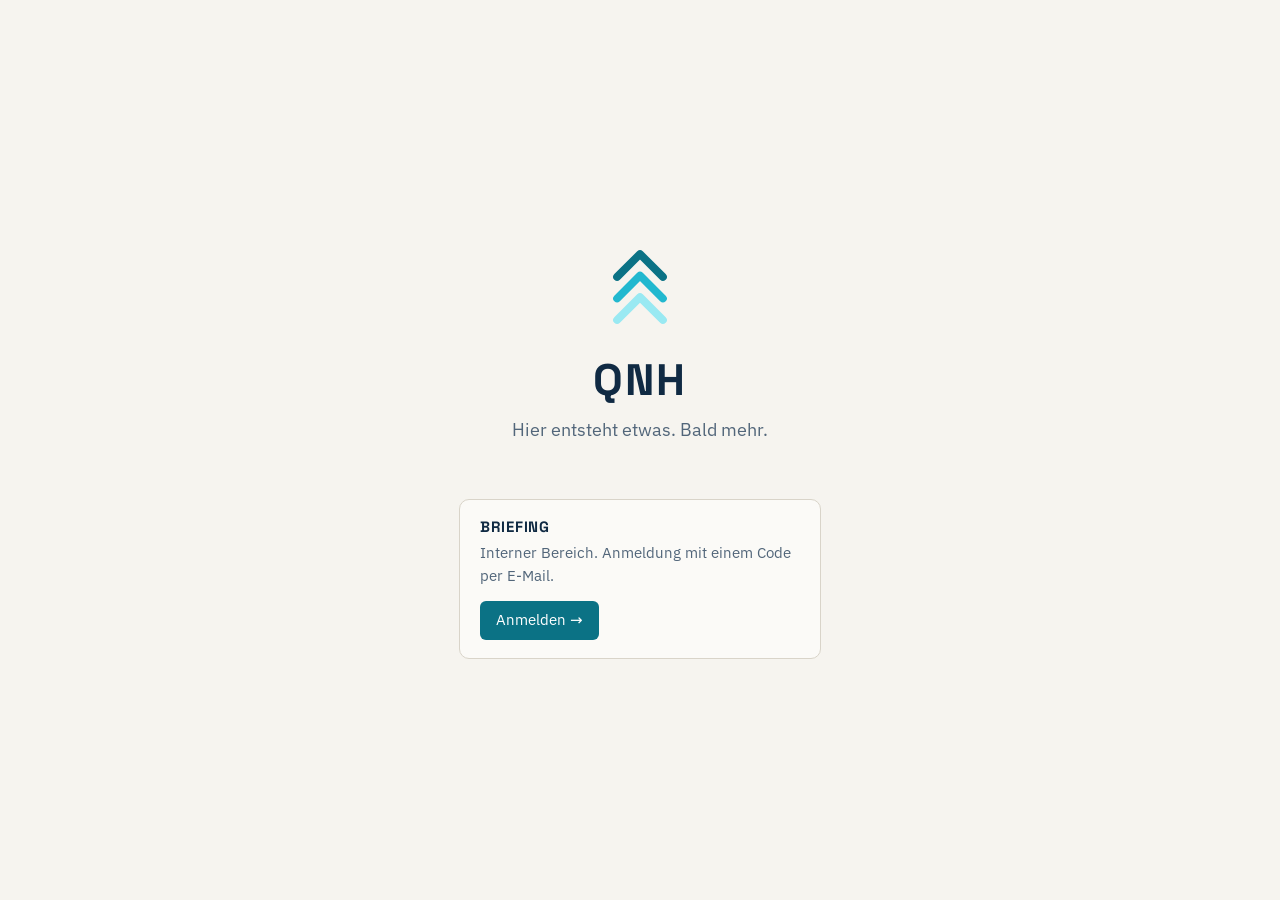
<file: index.html>
<!doctype html>
<html lang="de">
<head>
<meta charset="utf-8">
<meta name="viewport" content="width=device-width, initial-scale=1">
<meta name="robots" content="noindex, nofollow">
<title>QNH</title>
<link rel="icon" href="/assets/favicon.svg" type="image/svg+xml">
<link rel="apple-touch-icon" href="/assets/apple-touch-icon.png">
<style>
@font-face { font-family: "Space Grotesk"; src: url(/assets/fonts/space-grotesk-latin-700-normal.woff2) format("woff2"); font-weight: 700; font-display: swap; }
@font-face { font-family: "IBM Plex Sans"; src: url(/assets/fonts/ibm-plex-sans-latin-400-normal.woff2) format("woff2"); font-weight: 400; font-display: swap; }
:root { --paper: #F6F4EF; --ink: #102A43; --muted: #52667a; --accent: #0B7285; --line: #d9d4c9; --card: #fbfaf7; color-scheme: light dark; }
@media (prefers-color-scheme: dark) { :root { --paper: #0B1A28; --ink: #E6EDF3; --muted: #8AA1B8; --accent: #3BB3C4; --line: #22374b; --card: #10243a; } }
html, body { height: 100%; margin: 0; }
body { background: var(--paper); color: var(--ink); font: 18px/1.5 "IBM Plex Sans", system-ui, sans-serif; display: grid; place-items: center; padding: 24px; box-sizing: border-box; }
main { text-align: center; }
img { width: 72px; height: auto; }
h1 { font: 700 44px/1 "Space Grotesk", system-ui, sans-serif; letter-spacing: 0.04em; margin: 18px 0 14px; }
p { margin: 0; color: var(--muted); }
.login { margin: 56px auto 0; max-width: 320px; text-align: left; background: var(--card); border: 1px solid var(--line); border-radius: 10px; padding: 18px 20px; }
.login h2 { font: 700 15px/1.2 "Space Grotesk", system-ui, sans-serif; letter-spacing: 0.06em; text-transform: uppercase; margin: 0 0 6px; }
.login p { font-size: 15px; }
.login a { display: inline-block; margin-top: 14px; background: var(--accent); color: #fff; text-decoration: none; font-size: 15px; padding: 8px 16px; border-radius: 6px; }
.login a:hover, .login a:focus-visible { filter: brightness(1.1); }
.login a:focus-visible { outline: 2px solid var(--ink); outline-offset: 2px; }
</style>
</head>
<body>
<main>
  <img src="/assets/qnh-symbol.svg" alt="">
  <h1>QNH</h1>
  <p>Hier entsteht etwas. Bald mehr.</p>
  <section class="login" aria-labelledby="login-h">
    <h2 id="login-h">Briefing</h2>
    <p>Interner Bereich. Anmeldung mit einem Code per E-Mail.</p>
    <a href="https://setqnh-briefing.pages.dev/">Anmelden →</a>
  </section>
</main>
</body>
</html>
</file>
